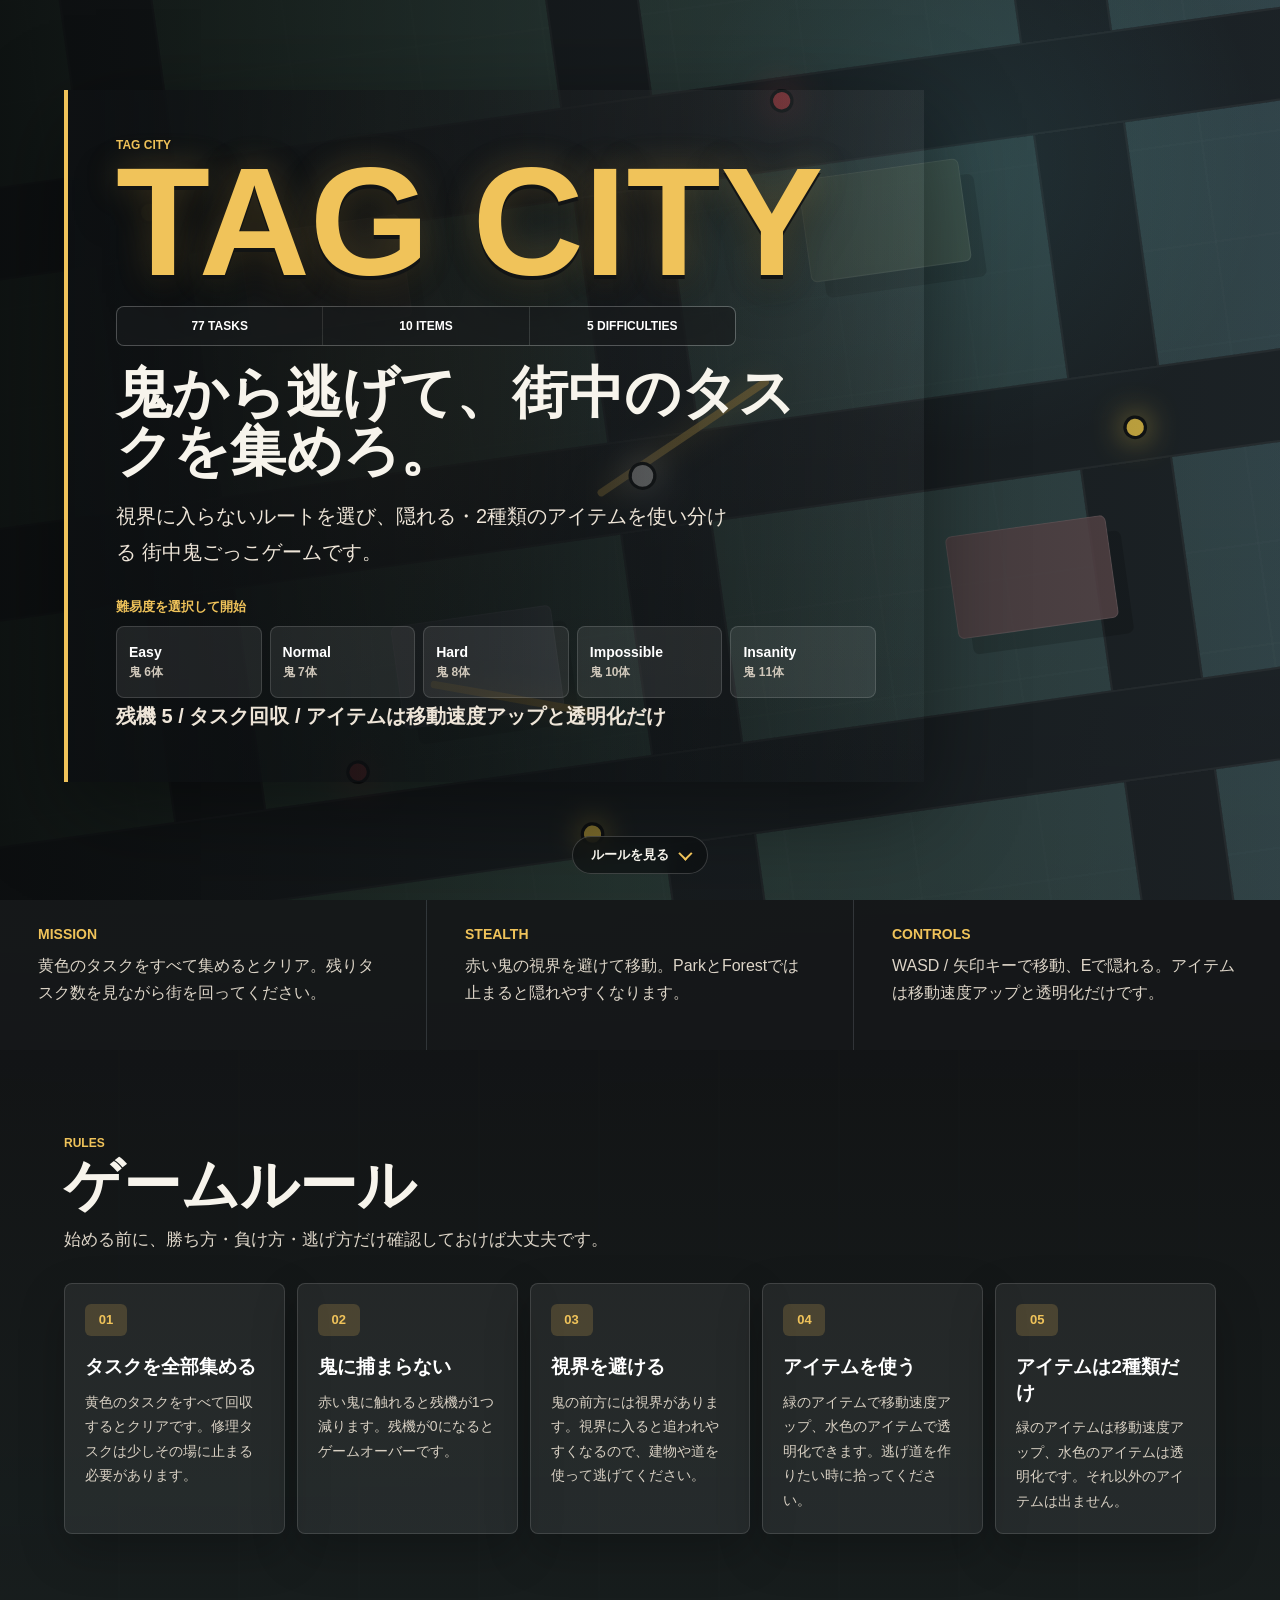
<file: index.html>
<!doctype html>
<html class="home-root" lang="ja">
  <head>
    <meta charset="utf-8">
    <meta name="viewport" content="width=device-width, initial-scale=1">
    <title>Tag City Game</title>
    <link rel="stylesheet" href="styles.css">
  </head>
  <body class="home-page">
    <main class="home-shell">
      <section class="home-hero" aria-labelledby="homeTitle">
        <div class="city-preview" aria-hidden="true">
          <div class="map-grid">
            <span class="road road-v one"></span>
            <span class="road road-v two"></span>
            <span class="road road-v three"></span>
            <span class="road road-h one"></span>
            <span class="road road-h two"></span>
            <span class="road road-h three"></span>
            <span class="building b1"></span>
            <span class="building b2"></span>
            <span class="building b3"></span>
            <span class="building b4"></span>
            <span class="task-dot t1"></span>
            <span class="task-dot t2"></span>
            <span class="task-dot t3"></span>
            <span class="enemy-dot e1"></span>
            <span class="enemy-dot e2"></span>
            <span class="item-dot speed-item"></span>
            <span class="item-dot invisible-item"></span>
            <span class="route-line r1"></span>
            <span class="route-line r2"></span>
            <span class="player-dot"></span>
          </div>
        </div>

        <div class="home-content">
          <span class="eyebrow">Tag City</span>
          <strong class="home-logo">TAG CITY</strong>
          <div class="home-title-strip" aria-hidden="true">
            <span>77 Tasks</span>
            <span>10 Items</span>
            <span>5 Difficulties</span>
          </div>
          <h1 id="homeTitle">鬼から逃げて、街中のタスクを集めろ。</h1>
          <p>
            視界に入らないルートを選び、隠れる・2種類のアイテムを使い分ける
            街中鬼ごっこゲームです。
          </p>

          <nav class="difficulty-panel" aria-label="難易度設定">
            <strong class="difficulty-title">難易度を選択して開始</strong>
            <div class="difficulty-options">
              <a href="game.html?difficulty=easy"><strong>Easy</strong><small>鬼 6体</small></a>
              <a href="game.html?difficulty=normal"><strong>Normal</strong><small>鬼 7体</small></a>
              <a href="game.html?difficulty=hard"><strong>Hard</strong><small>鬼 8体</small></a>
              <a href="game.html?difficulty=impossible"><strong>Impossible</strong><small>鬼 10体</small></a>
              <a href="game.html?difficulty=insanity"><strong>Insanity</strong><small>鬼 11体</small></a>
            </div>
            <p class="difficulty-note">残機 5 / タスク回収 / アイテムは移動速度アップと透明化だけ</p>
          </nav>
        </div>

        <a class="scroll-cue" href="#rules">ルールを見る</a>
      </section>

      <section class="home-info" aria-label="ゲーム紹介">
        <article>
          <strong>Mission</strong>
          <p>黄色のタスクをすべて集めるとクリア。残りタスク数を見ながら街を回ってください。</p>
        </article>
        <article>
          <strong>Stealth</strong>
          <p>赤い鬼の視界を避けて移動。ParkとForestでは止まると隠れやすくなります。</p>
        </article>
        <article>
          <strong>Controls</strong>
          <p>WASD / 矢印キーで移動、Eで隠れる。アイテムは移動速度アップと透明化だけです。</p>
        </article>
      </section>

      <section class="rules-section" id="rules" aria-labelledby="rulesTitle">
        <div class="rules-heading">
          <span class="eyebrow">Rules</span>
          <h2 id="rulesTitle">ゲームルール</h2>
          <p>始める前に、勝ち方・負け方・逃げ方だけ確認しておけば大丈夫です。</p>
        </div>

        <div class="rules-list">
          <article>
            <span>01</span>
            <h3>タスクを全部集める</h3>
            <p>黄色のタスクをすべて回収するとクリアです。修理タスクは少しその場に止まる必要があります。</p>
          </article>
          <article>
            <span>02</span>
            <h3>鬼に捕まらない</h3>
            <p>赤い鬼に触れると残機が1つ減ります。残機が0になるとゲームオーバーです。</p>
          </article>
          <article>
            <span>03</span>
            <h3>視界を避ける</h3>
            <p>鬼の前方には視界があります。視界に入ると追われやすくなるので、建物や道を使って逃げてください。</p>
          </article>
          <article>
            <span>04</span>
            <h3>アイテムを使う</h3>
            <p>緑のアイテムで移動速度アップ、水色のアイテムで透明化できます。逃げ道を作りたい時に拾ってください。</p>
          </article>
          <article>
            <span>05</span>
            <h3>アイテムは2種類だけ</h3>
            <p>緑のアイテムは移動速度アップ、水色のアイテムは透明化です。それ以外のアイテムは出ません。</p>
          </article>
        </div>
      </section>
    </main>
  </body>
</html>
</file>
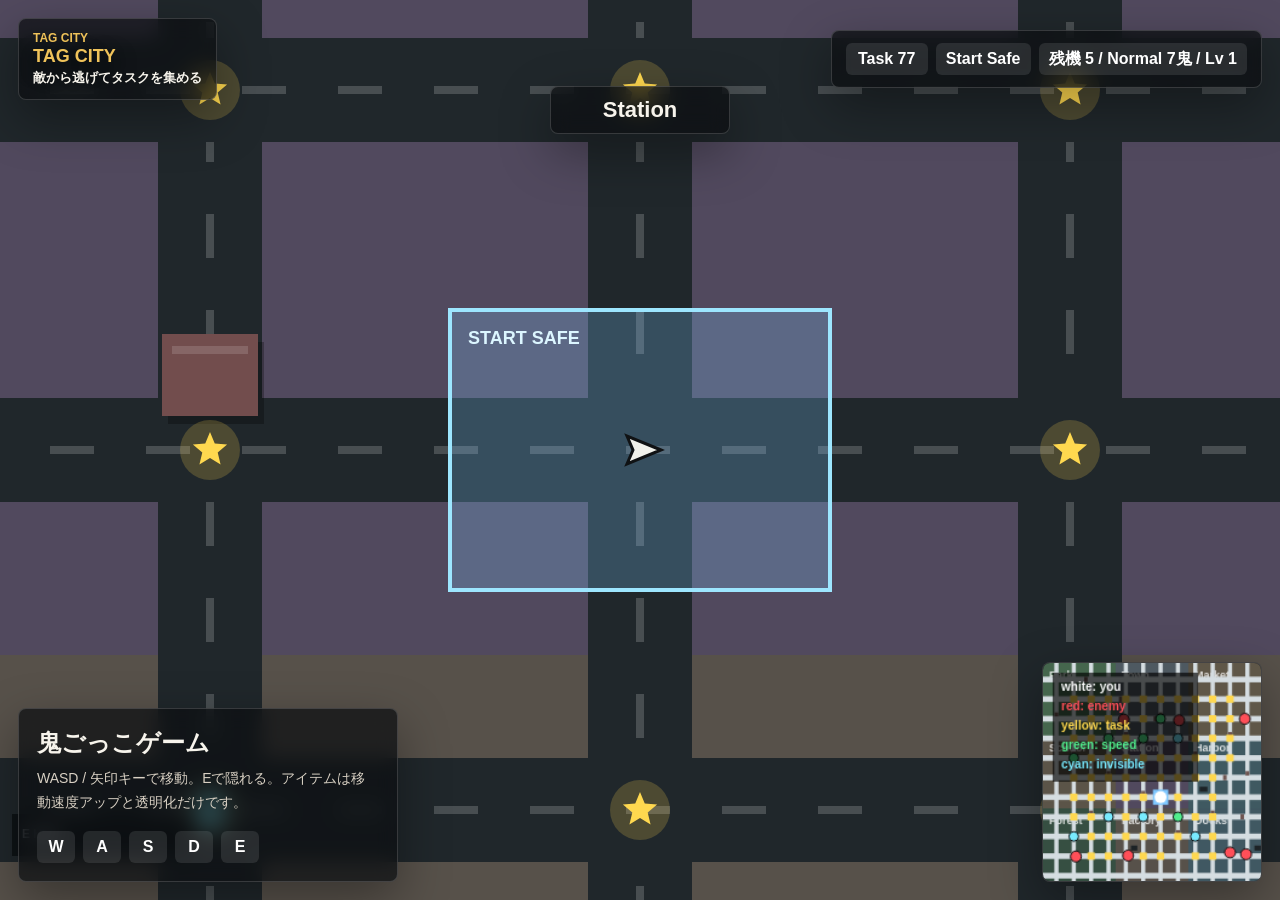
<file: game.html>
<!doctype html>
<html lang="ja">
  <head>
    <meta charset="utf-8">
    <meta name="viewport" content="width=device-width, initial-scale=1">
    <title>Tag City Game - Play</title>
    <link rel="stylesheet" href="styles.css">
  </head>
  <body>
    <main class="game-shell">
      <canvas id="game" width="1280" height="720" aria-label="鬼ごっこゲーム"></canvas>

      <section class="hud" aria-label="ゲーム情報">
        <div>
          <span class="eyebrow">Tag City</span>
          <strong class="game-title">TAG CITY</strong>
          <span class="game-subtitle">敵から逃げてタスクを集める</span>
        </div>
        <div class="stats">
          <span id="taskCount">Task 77</span>
          <span id="area">Park</span>
          <span id="cash">残機 5</span>
        </div>
      </section>

      <div class="area-banner" id="areaBanner" aria-live="polite">Park</div>

      <aside class="panel">
        <h1>鬼ごっこゲーム</h1>
        <p>WASD / 矢印キーで移動。Eで隠れる。アイテムは移動速度アップと透明化だけです。</p>
        <div class="keys" aria-label="操作方法">
          <span>W</span><span>A</span><span>S</span><span>D</span>
          <span>E</span>
        </div>
      </aside>

      <section class="win-screen" id="winScreen" aria-live="polite" hidden>
        <div>
          <span>Mission Complete</span>
          <h2>You Win</h2>
          <p>すべてのタスクを集めました。</p>
          <div class="end-actions">
            <button class="continue-button" type="button" data-reset>Continue</button>
            <a class="home-link-button" href="index.html">Home</a>
          </div>
        </div>
      </section>

      <section class="win-screen lose-screen" id="loseScreen" aria-live="polite" hidden>
        <div>
          <span>Game Over</span>
          <h2>You Lose</h2>
          <p>残機をすべて使い切りました。</p>
          <div class="end-actions">
            <button class="continue-button" type="button" data-reset>Continue</button>
            <a class="home-link-button" href="index.html">Home</a>
          </div>
        </div>
      </section>

      <section class="win-screen pause-screen" id="pauseScreen" aria-live="polite" hidden>
        <div>
          <span>Paused</span>
          <h2>Pause</h2>
          <p>Escapeキーで再開できます。</p>
          <div class="end-actions">
            <button class="continue-button" id="resumeButton" type="button">Resume</button>
            <a class="home-link-button" href="index.html">Home</a>
          </div>
        </div>
      </section>

      <canvas id="miniMap" width="180" height="180" aria-label="ミニマップ"></canvas>
    </main>

    <script src="game.js?v=20260616-no-shift-dash"></script>
  </body>
</html>
</file>
<file: styles.css>
* {
  box-sizing: border-box;
}

html,
body {
  margin: 0;
  min-height: 100%;
  overflow: hidden;
  font-family: Arial, "Hiragino Kaku Gothic ProN", Meiryo, sans-serif;
  color: #f7f4ec;
  background: #121415;
}

.home-root,
.home-root body {
  height: auto;
  min-height: 100%;
  overflow-x: hidden;
  overflow-y: auto;
}

.home-page {
  overflow: auto;
  scroll-behavior: smooth;
  background:
    linear-gradient(rgba(12, 15, 17, 0.28), rgba(12, 15, 17, 0.92)),
    linear-gradient(135deg, #17251f 0%, #26313a 48%, #251b23 100%);
}

.home-shell {
  min-height: 100vh;
  display: flex;
  flex-direction: column;
}

.home-hero {
  position: relative;
  min-height: 100vh;
  display: grid;
  align-items: center;
  padding: 56px clamp(20px, 5vw, 72px) 84px;
  overflow: hidden;
}

.home-hero::before {
  content: "";
  position: absolute;
  inset: 0;
  z-index: 1;
  pointer-events: none;
  background:
    linear-gradient(90deg, rgba(10, 12, 13, 0.9) 0%, rgba(10, 12, 13, 0.48) 48%, rgba(10, 12, 13, 0.16) 100%),
    radial-gradient(circle at 24% 42%, rgba(240, 195, 90, 0.22), transparent 28%),
    radial-gradient(circle at 76% 18%, rgba(120, 235, 255, 0.12), transparent 24%);
}

.city-preview {
  position: absolute;
  inset: 0;
  opacity: 0.92;
}

.map-grid {
  position: absolute;
  inset: -10vh -8vw;
  transform: rotate(-8deg) scale(1.08);
  background:
    linear-gradient(90deg, rgba(69, 102, 77, 0.86), rgba(64, 89, 98, 0.86)),
    repeating-linear-gradient(0deg, transparent 0 92px, rgba(255, 255, 255, 0.08) 92px 94px),
    repeating-linear-gradient(90deg, transparent 0 116px, rgba(255, 255, 255, 0.08) 116px 118px);
}

.road,
.building,
.task-dot,
.enemy-dot,
.player-dot {
  position: absolute;
  display: block;
}

.road {
  background: #20272b;
  box-shadow: inset 0 0 0 2px rgba(255, 255, 255, 0.06);
}

.road-v {
  top: 0;
  bottom: 0;
  width: 86px;
}

.road-h {
  left: 0;
  right: 0;
  height: 86px;
}

.road-v.one { left: 18%; }
.road-v.two { left: 48%; }
.road-v.three { left: 77%; }
.road-h.one { top: 20%; }
.road-h.two { top: 49%; }
.road-h.three { top: 76%; }

.building {
  width: 150px;
  height: 96px;
  border: 1px solid rgba(255, 255, 255, 0.12);
  border-radius: 6px;
  background: rgba(105, 92, 82, 0.82);
  box-shadow: 12px 16px 0 rgba(0, 0, 0, 0.18);
}

.building.b1 { left: 27%; top: 27%; }
.building.b2 { left: 62%; top: 29%; background: rgba(88, 112, 94, 0.82); }
.building.b3 { left: 33%; top: 62%; background: rgba(103, 114, 122, 0.82); }
.building.b4 { left: 68%; top: 61%; background: rgba(114, 87, 91, 0.82); }

.task-dot,
.enemy-dot,
.player-dot,
.item-dot {
  width: 22px;
  height: 22px;
  border-radius: 50%;
  border: 3px solid #101214;
}

.task-dot {
  background: #ffd84f;
  box-shadow: 0 0 28px rgba(255, 216, 79, 0.8);
}

.enemy-dot {
  background: #ff4f58;
  box-shadow: 0 0 34px rgba(255, 79, 88, 0.78);
}

.player-dot {
  left: 49%;
  top: 51%;
  width: 26px;
  height: 26px;
  background: #ffffff;
  box-shadow: 0 0 34px rgba(255, 255, 255, 0.86);
}

.task-dot.t1 { left: 21%; top: 23%; }
.task-dot.t2 { left: 80%; top: 53%; }
.task-dot.t3 { left: 43%; top: 81%; }
.enemy-dot.e1 { left: 61%; top: 21%; }
.enemy-dot.e2 { left: 29%; top: 73%; }

.item-dot.speed-item {
  left: 55%;
  top: 68%;
  background: #51ee8d;
  box-shadow: 0 0 30px rgba(81, 238, 141, 0.82);
}

.item-dot.invisible-item {
  left: 72%;
  top: 39%;
  background: #78ebff;
  box-shadow: 0 0 30px rgba(120, 235, 255, 0.82);
}

.route-line {
  position: absolute;
  height: 7px;
  border-radius: 999px;
  background: rgba(240, 195, 90, 0.78);
  box-shadow: 0 0 24px rgba(240, 195, 90, 0.52);
  transform-origin: left center;
}

.route-line.r1 {
  left: 47%;
  top: 53%;
  width: 190px;
  transform: rotate(-26deg);
}

.route-line.r2 {
  left: 35%;
  top: 67%;
  width: 150px;
  transform: rotate(18deg);
}

.home-content {
  position: relative;
  z-index: 2;
  width: min(860px, 100%);
  padding: clamp(26px, 4vw, 48px);
  border-left: 4px solid #f0c35a;
  background:
    linear-gradient(90deg, rgba(12, 15, 17, 0.92), rgba(12, 15, 17, 0.58), rgba(12, 15, 17, 0.12)),
    linear-gradient(180deg, rgba(255, 255, 255, 0.07), transparent);
  box-shadow: 0 28px 90px rgba(0, 0, 0, 0.42);
}

.home-logo {
  display: block;
  margin-top: 4px;
  color: #f0c35a;
  font-size: clamp(62px, 14vw, 154px);
  line-height: 0.86;
  font-weight: 900;
  letter-spacing: 0;
  text-shadow:
    0 4px 0 rgba(18, 20, 21, 0.96),
    0 18px 42px rgba(0, 0, 0, 0.5),
    0 0 34px rgba(240, 195, 90, 0.26);
}

.home-title-strip {
  width: min(620px, 100%);
  display: grid;
  grid-template-columns: repeat(3, 1fr);
  gap: 1px;
  margin-top: 18px;
  border: 1px solid rgba(255, 255, 255, 0.16);
  border-radius: 8px;
  overflow: hidden;
  background: rgba(255, 255, 255, 0.12);
}

.home-title-strip span {
  min-height: 38px;
  display: inline-flex;
  align-items: center;
  justify-content: center;
  background: rgba(8, 12, 14, 0.64);
  color: #ffffff;
  font-size: 12px;
  font-weight: 900;
  text-transform: uppercase;
}

.home-content h1 {
  max-width: 720px;
  margin: 18px 0;
  font-size: clamp(28px, 4.8vw, 56px);
  line-height: 1.04;
  letter-spacing: 0;
}

.home-content p {
  max-width: 620px;
  margin: 0;
  color: #eee5d8;
  font-size: clamp(16px, 2vw, 20px);
  line-height: 1.8;
}

.home-actions {
  display: flex;
  flex-wrap: wrap;
  align-items: center;
  gap: 16px;
  margin-top: 30px;
}

.difficulty-panel {
  margin-top: 28px;
}

.difficulty-title {
  display: block;
  margin-bottom: 10px;
  color: #f0c35a;
  font-size: 13px;
  font-weight: 900;
  text-transform: uppercase;
}

.difficulty-options {
  display: grid;
  grid-template-columns: repeat(5, minmax(92px, 1fr));
  gap: 8px;
}

.difficulty-options a {
  min-height: 72px;
  display: flex;
  flex-direction: column;
  justify-content: center;
  gap: 4px;
  border: 1px solid rgba(255, 255, 255, 0.14);
  border-radius: 8px;
  padding: 12px;
  background: rgba(255, 255, 255, 0.08);
  color: #ffffff;
  text-decoration: none;
  transition: transform 160ms ease, border-color 160ms ease, background 160ms ease;
}

.difficulty-options a:hover,
.difficulty-options a:focus-visible {
  border-color: rgba(240, 195, 90, 0.92);
  background: rgba(240, 195, 90, 0.22);
  transform: translateY(-2px);
  outline: none;
  box-shadow: inset 0 0 0 1px rgba(240, 195, 90, 0.46), 0 14px 30px rgba(0, 0, 0, 0.24);
}

.difficulty-options strong {
  color: #ffffff;
  font-size: 14px;
}

.difficulty-options small {
  color: #cfc7ba;
  font-size: 12px;
  font-weight: 800;
}

.difficulty-note {
  margin: 14px 0 0;
  color: #d8d0c3;
  font-size: 14px;
  font-weight: 800;
}

.home-start-button {
  min-height: 54px;
  display: inline-flex;
  align-items: center;
  justify-content: center;
  border: 1px solid rgba(255, 255, 255, 0.24);
  border-radius: 6px;
  padding: 0 28px;
  background: #f0c35a;
  color: #151311;
  font: inherit;
  font-size: 18px;
  font-weight: 900;
  text-decoration: none;
  box-shadow: 0 16px 36px rgba(0, 0, 0, 0.32);
}

.home-start-button:hover,
.home-start-button:focus-visible {
  background: #ffd976;
}

.home-actions span {
  color: #d8d0c3;
  font-size: 14px;
  font-weight: 800;
}

.scroll-cue {
  position: absolute;
  left: 50%;
  bottom: 26px;
  z-index: 2;
  transform: translateX(-50%);
  min-height: 38px;
  display: inline-flex;
  align-items: center;
  justify-content: center;
  border: 1px solid rgba(255, 255, 255, 0.18);
  border-radius: 999px;
  padding: 0 18px;
  background: rgba(12, 15, 17, 0.68);
  color: #f7f4ec;
  font-size: 13px;
  font-weight: 900;
  text-decoration: none;
  backdrop-filter: blur(10px);
}

.scroll-cue::after {
  content: "";
  width: 8px;
  height: 8px;
  margin-left: 10px;
  border-right: 2px solid #f0c35a;
  border-bottom: 2px solid #f0c35a;
  transform: rotate(45deg) translateY(-2px);
}

.home-info {
  display: grid;
  grid-template-columns: repeat(3, 1fr);
  gap: 1px;
  background: rgba(255, 255, 255, 0.12);
}

.home-info article {
  min-height: 150px;
  padding: 26px clamp(20px, 4vw, 38px);
  background: rgba(18, 20, 21, 0.88);
}

.home-info strong {
  display: block;
  margin-bottom: 10px;
  color: #f0c35a;
  font-size: 14px;
  text-transform: uppercase;
}

.home-info p {
  margin: 0;
  color: #ddd5c8;
  line-height: 1.7;
}

.rules-section {
  padding: clamp(42px, 7vw, 86px) clamp(20px, 5vw, 72px);
  background:
    linear-gradient(180deg, rgba(18, 20, 21, 0.94), rgba(24, 30, 30, 0.98)),
    repeating-linear-gradient(90deg, transparent 0 118px, rgba(255, 255, 255, 0.04) 118px 120px);
}

.rules-heading {
  max-width: 760px;
  margin-bottom: 28px;
}

.rules-heading h2 {
  margin: 6px 0 12px;
  font-size: clamp(34px, 5vw, 58px);
  line-height: 1;
  letter-spacing: 0;
}

.rules-heading p {
  margin: 0;
  color: #ddd5c8;
  font-size: 17px;
  line-height: 1.7;
}

.rules-list {
  display: grid;
  grid-template-columns: repeat(5, minmax(0, 1fr));
  gap: 12px;
}

.rules-list article {
  min-height: 250px;
  border: 1px solid rgba(255, 255, 255, 0.13);
  border-radius: 8px;
  padding: 20px;
  background: rgba(255, 255, 255, 0.065);
  box-shadow: 0 18px 46px rgba(0, 0, 0, 0.22);
}

.rules-list span {
  display: inline-flex;
  align-items: center;
  justify-content: center;
  width: 42px;
  height: 32px;
  border-radius: 6px;
  background: rgba(240, 195, 90, 0.18);
  color: #f0c35a;
  font-size: 13px;
  font-weight: 900;
}

.rules-list h3 {
  margin: 18px 0 10px;
  color: #ffffff;
  font-size: 19px;
  line-height: 1.35;
  letter-spacing: 0;
}

.rules-list p {
  margin: 0;
  color: #d8d0c3;
  font-size: 14px;
  line-height: 1.75;
}

.game-shell {
  position: relative;
  width: 100vw;
  height: 100vh;
  background: #111;
}

#game {
  display: block;
  width: 100%;
  height: 100%;
  image-rendering: auto;
}

.hud {
  position: absolute;
  top: 18px;
  left: 18px;
  right: 18px;
  display: flex;
  align-items: center;
  justify-content: space-between;
  gap: 16px;
  pointer-events: none;
}

.hud > div,
.panel,
.area-banner,
.start-card,
.win-screen > div,
#miniMap {
  background: rgba(12, 15, 17, 0.72);
  border: 1px solid rgba(255, 255, 255, 0.16);
  box-shadow: 0 18px 50px rgba(0, 0, 0, 0.35);
  backdrop-filter: blur(10px);
}

.start-screen {
  position: absolute;
  inset: 0;
  z-index: 20;
  display: grid;
  place-items: center;
  padding: 24px;
  background:
    linear-gradient(rgba(8, 11, 13, 0.38), rgba(8, 11, 13, 0.74)),
    radial-gradient(circle at 50% 18%, rgba(240, 195, 90, 0.18), transparent 42%);
}

.start-screen[hidden] {
  display: none;
}

.start-card {
  width: min(680px, 100%);
  border-radius: 8px;
  padding: 30px;
}

.start-card h1 {
  margin: 4px 0 10px;
  font-size: clamp(34px, 7vw, 64px);
  line-height: 1;
  letter-spacing: 0;
}

.start-lead {
  max-width: 560px;
  margin: 0 0 22px;
  color: #ece4d4;
  font-size: 17px;
  line-height: 1.7;
}

.start-grid {
  display: grid;
  grid-template-columns: repeat(3, 1fr);
  gap: 10px;
  margin-bottom: 18px;
}

.start-grid > div {
  min-height: 112px;
  border: 1px solid rgba(255, 255, 255, 0.12);
  border-radius: 8px;
  padding: 14px;
  background: rgba(255, 255, 255, 0.07);
}

.start-grid strong {
  display: block;
  margin-bottom: 8px;
  color: #f0c35a;
  font-size: 14px;
}

.start-grid p {
  margin: 0;
  color: #ddd5c8;
  font-size: 14px;
  line-height: 1.6;
}

.start-controls {
  display: flex;
  flex-wrap: wrap;
  gap: 8px;
  margin-bottom: 22px;
}

.start-controls span {
  min-height: 34px;
  display: inline-flex;
  align-items: center;
  border-radius: 6px;
  padding: 0 12px;
  background: rgba(255, 255, 255, 0.1);
  color: #ffffff;
  font-size: 13px;
  font-weight: 800;
}

.start-button {
  width: 100%;
  min-height: 52px;
  border: 1px solid rgba(255, 255, 255, 0.22);
  border-radius: 6px;
  background: #f0c35a;
  color: #151311;
  font: inherit;
  font-size: 18px;
  font-weight: 900;
  cursor: pointer;
}

.start-button:hover,
.start-button:focus-visible {
  background: #ffd976;
}

.start-note {
  margin: 12px 0 0;
  color: #bbb2a5;
  font-size: 13px;
  text-align: center;
}

.area-banner {
  position: absolute;
  top: 86px;
  left: 50%;
  transform: translateX(-50%);
  min-width: 180px;
  border-radius: 8px;
  padding: 10px 18px;
  text-align: center;
  font-size: 22px;
  font-weight: 900;
  letter-spacing: 0;
  pointer-events: none;
}

.win-screen {
  position: absolute;
  inset: 0;
  display: grid;
  place-items: center;
  padding: 24px;
  background: rgba(0, 0, 0, 0.34);
  pointer-events: auto;
}

.win-screen[hidden] {
  display: none;
}

.win-screen > div {
  width: min(440px, 100%);
  border-radius: 8px;
  padding: 32px;
  text-align: center;
}

.win-screen span {
  color: #f0c35a;
  font-size: 13px;
  font-weight: 800;
  text-transform: uppercase;
}

.win-screen h2 {
  margin: 8px 0;
  font-size: 56px;
  line-height: 1;
  letter-spacing: 0;
}

.win-screen p {
  margin: 0;
  color: #d8d0c3;
}

.continue-button {
  min-height: 42px;
  border: 1px solid rgba(255, 255, 255, 0.22);
  border-radius: 6px;
  padding: 0 20px;
  background: #f0c35a;
  color: #151311;
  font: inherit;
  font-weight: 900;
  cursor: pointer;
}

.home-link-button {
  min-height: 42px;
  display: inline-flex;
  align-items: center;
  justify-content: center;
  border: 1px solid rgba(255, 255, 255, 0.22);
  border-radius: 6px;
  padding: 0 20px;
  background: rgba(255, 255, 255, 0.1);
  color: #ffffff;
  font: inherit;
  font-weight: 900;
  text-decoration: none;
  cursor: pointer;
}

.end-actions {
  display: flex;
  justify-content: center;
  gap: 10px;
  margin-top: 22px;
}

.continue-button:hover,
.home-link-button:hover {
  background: #ffd976;
  color: #151311;
}

.pause-screen h2 {
  color: #f0c35a;
}

.lose-screen h2 {
  color: #ff6b6b;
}

.hud > div {
  border-radius: 8px;
  padding: 12px 14px;
}

.eyebrow {
  display: block;
  margin-bottom: 3px;
  color: #f0c35a;
  font-size: 12px;
  font-weight: 800;
  text-transform: uppercase;
}

.hud strong {
  font-size: 18px;
}

.game-title {
  display: block;
  color: #f0c35a;
  font-size: 34px;
  line-height: 0.95;
  font-weight: 900;
  letter-spacing: 0;
  text-shadow: 0 8px 28px rgba(0, 0, 0, 0.48);
}

.game-subtitle {
  display: block;
  margin-top: 4px;
  color: #f7f4ec;
  font-size: 13px;
  font-weight: 800;
}

.stats {
  display: flex;
  flex-wrap: wrap;
  justify-content: flex-end;
  gap: 8px;
}

.stats span,
.keys span {
  min-height: 32px;
  display: inline-flex;
  align-items: center;
  justify-content: center;
  border-radius: 6px;
  background: rgba(255, 255, 255, 0.1);
  color: #fff;
  font-weight: 800;
}

.stats span {
  min-width: 82px;
  padding: 0 10px;
}

.panel {
  position: absolute;
  left: 18px;
  bottom: 18px;
  width: min(380px, calc(100vw - 36px));
  border-radius: 8px;
  padding: 18px;
}

.panel h1 {
  margin: 0 0 8px;
  font-size: 24px;
  letter-spacing: 0;
}

.panel p {
  margin: 0 0 16px;
  color: #d8d0c3;
  font-size: 14px;
  line-height: 1.7;
}

.keys {
  display: flex;
  flex-wrap: wrap;
  gap: 8px;
}

.keys span {
  min-width: 38px;
  padding: 0 10px;
}

#miniMap {
  position: absolute;
  right: 18px;
  bottom: 18px;
  width: 220px;
  height: 220px;
  border-radius: 8px;
}

@media (max-width: 700px) {
  .home-hero {
    min-height: 100vh;
    padding: 32px 18px 76px;
  }

  .home-content {
    padding: 22px 18px;
  }

  .home-title-strip {
    grid-template-columns: 1fr;
  }

  .home-actions {
    align-items: stretch;
    flex-direction: column;
  }

  .difficulty-options {
    grid-template-columns: 1fr;
  }

  .home-start-button {
    width: 100%;
  }

  .home-info {
    grid-template-columns: 1fr;
  }

  .rules-list {
    grid-template-columns: 1fr;
  }

  .rules-list article {
    min-height: auto;
  }

  .hud {
    align-items: flex-start;
  }

  .start-card {
    padding: 22px;
  }

  .start-grid {
    grid-template-columns: 1fr;
  }

  .hud strong,
  .panel h1 {
    font-size: 18px;
  }

  .stats span {
    min-width: 70px;
    font-size: 12px;
  }

  .panel {
    padding: 14px;
  }

  #miniMap {
    width: 150px;
    height: 150px;
  }
}
</file>
